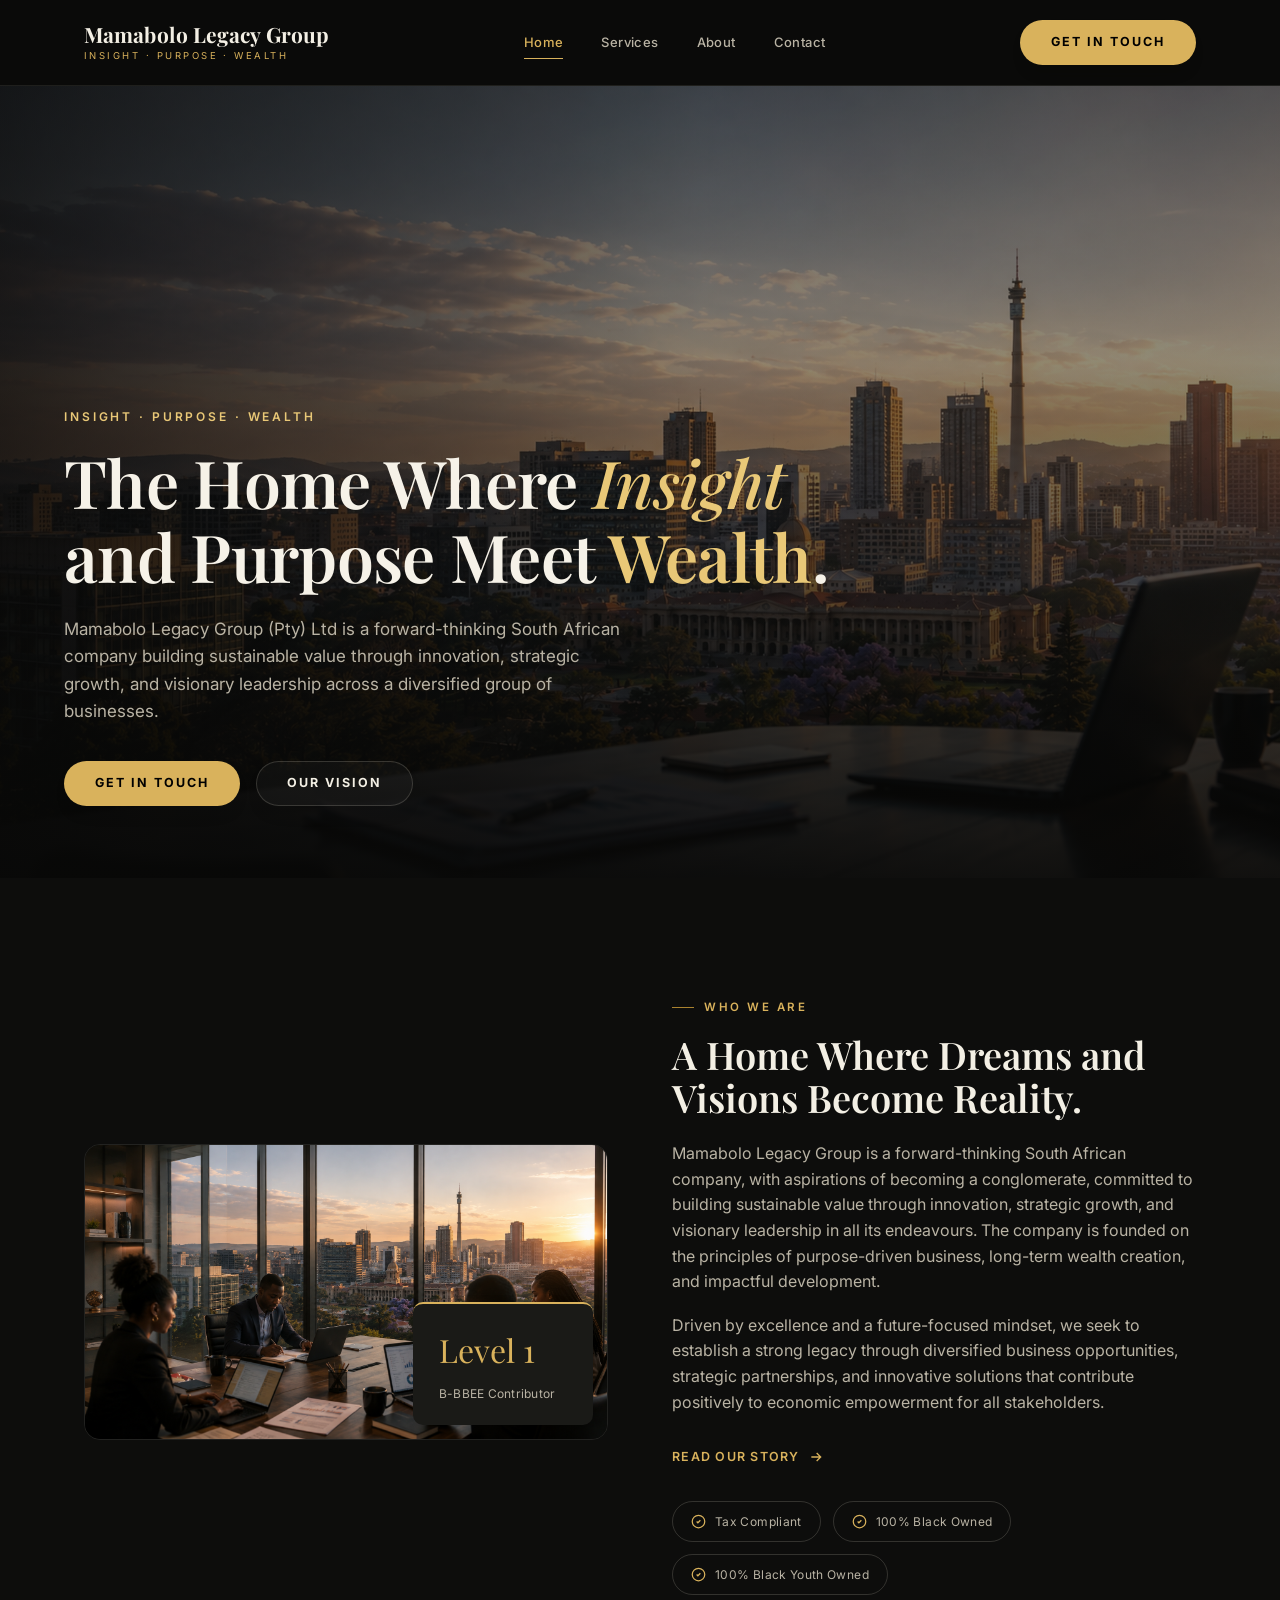
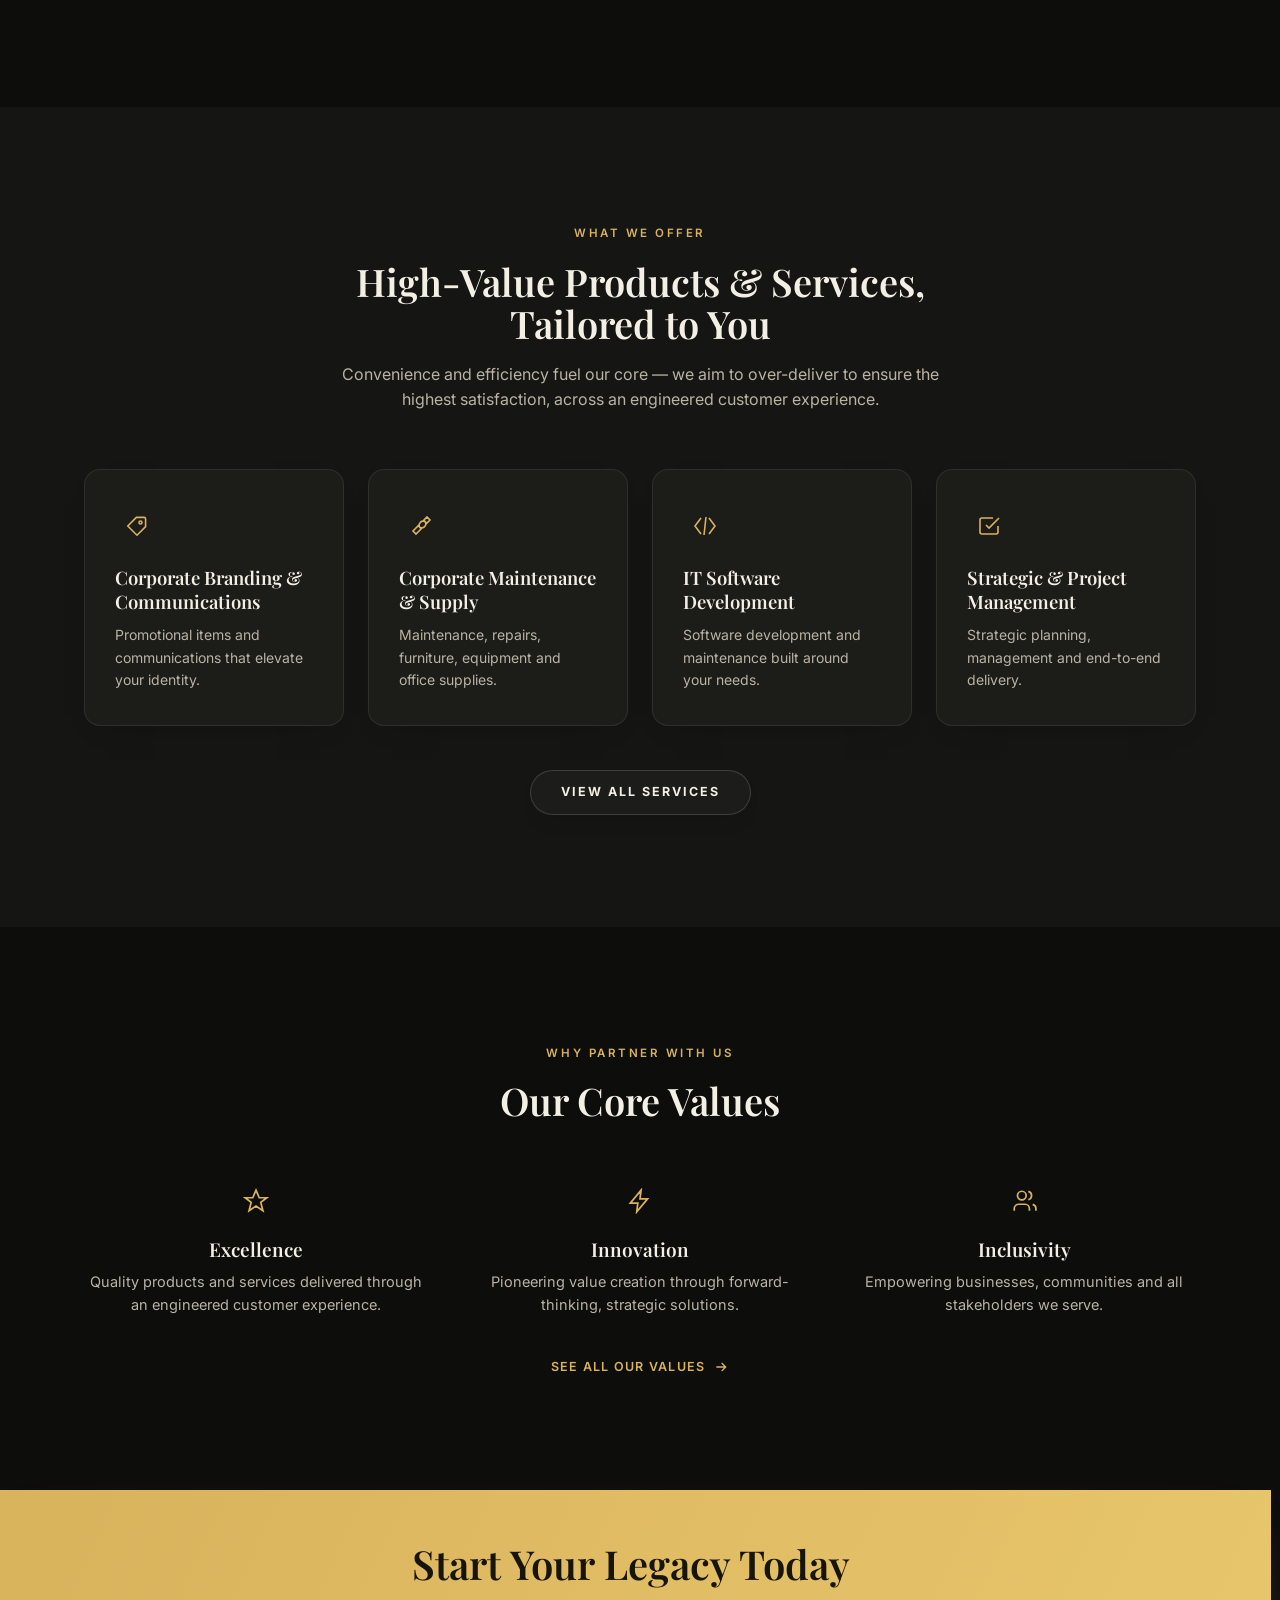
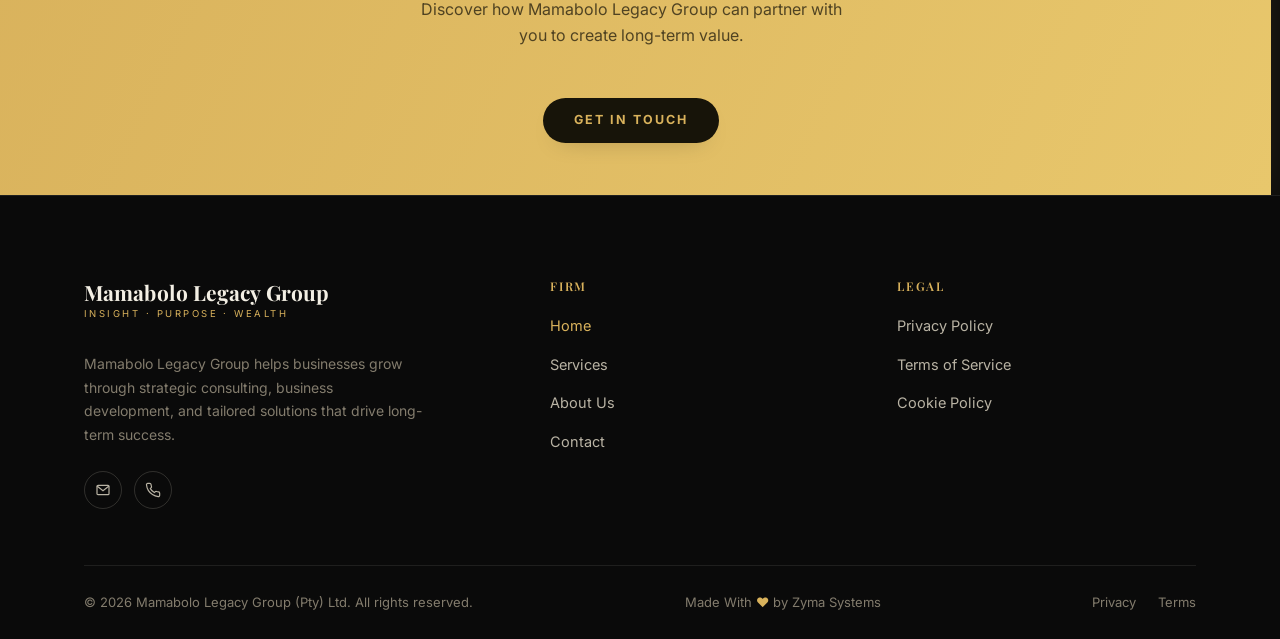
<file: index.html>
<!DOCTYPE html>
<html lang="en">
<head>
<meta charset="UTF-8">
<meta name="viewport" content="width=device-width, initial-scale=1.0">
<title>Mamabolo Legacy Group (Pty) Ltd — Insight | Purpose | Wealth</title>
<meta name="description" content="Mamabolo Legacy Group is a forward-thinking South African company building sustainable value through innovation, strategic growth and visionary leadership.">
<meta property="og:title" content="Mamabolo Legacy Group">
<meta property="og:description" content="Mamabolo Legacy Group is a forward-thinking South African company building sustainable value through innovation, strategic growth and visionary leadership.">
<meta property="og:image" content="https://mamabololegacygroup.co.za/images/Logo.png">
<meta property="og:image:width" content="1200">
<meta property="og:image:height" content="630">
<meta property="og:image:alt" content="Mamabolo Legacy Group logo">
<meta property="og:url" content="https://mamabololegacygroup.co.za/index.html">
<meta property="og:type" content="website">

<link rel="icon" href="images/favicon.ico" type="image/x-icon">
<link rel="apple-touch-icon" href="images/Logo.png">
<meta name="twitter:card" content="summary_large_image">
<meta name="twitter:title" content="Mamabolo Legacy Group">
<meta name="twitter:description" content="Mamabolo Legacy Group is a forward-thinking South African company building sustainable value through innovation, strategic growth and visionary leadership.">
<meta name="twitter:image" content="https://mamabololegacygroup.co.za/images/Logo.png">
<meta name="twitter:image:alt" content="Mamabolo Legacy Group logo">
<link rel="stylesheet" href="style.css">
</head>
<body>

<!-- ===================== HEADER ===================== -->
<header class="site-header">
  <div class="container header-inner">
    <a href="index.html" class="logo-mark">
      <span class="logo-stack">
        <span class="lg-name">Mamabolo Legacy Group</span>
        <span class="lg-tag">Insight &middot; Purpose &middot; Wealth</span>
      </span>
    </a>
    <nav class="nav-desktop">
      <a href="index.html" class="active">Home</a>
      <a href="services.html">Services</a>
      <a href="about.html">About</a>
      <a href="contact.html">Contact</a>
      <a href="contact.html" class="btn btn-gold">Get In Touch</a>
    </nav>
    <div class="header-right">
      <a href="contact.html" class="btn btn-gold">Get In Touch</a>
      <button class="nav-toggle" aria-label="Toggle menu"><span></span><span></span><span></span></button>
    </div>
  </div>
</header>

<!-- ===================== HERO ===================== -->
<section class="hero">
  <div class="hero-media" ></div>
  <div class="hero-content">
    <span class="hero-eyebrow">Insight &middot; Purpose &middot; Wealth</span>
    <h1>The Home Where <span class="italic">Insight</span> and Purpose Meet <span style="color:var(--gold-bright);">Wealth</span>.</h1>
    <p>Mamabolo Legacy Group (Pty) Ltd is a forward-thinking South African company building sustainable value through innovation, strategic growth, and visionary leadership across a diversified group of businesses.</p>
    <div class="hero-actions">
      <a href="contact.html" class="btn btn-gold">Get In Touch</a>
      <a href="about.html" class="btn btn-outline">Our Vision</a>
    </div>
  </div>
</section>

<!-- ===================== WHO WE ARE ===================== -->
<section class="section">
  <div class="container two-col">
    <div class="media-frame reveal">
      <img src="images/work.png" alt="Mamabolo Legacy Group team working together" >
      <div class="stat-badge">
        <span class="num">Level 1</span>
        <span class="label">B-BBEE Contributor</span>
      </div>
    </div>
    <div class="reveal">
      <span class="eyebrow">Who We Are</span>
      <h2 style="font-size:clamp(26px,3.4vw,38px); margin:18px 0 22px;">A Home Where Dreams and Visions Become Reality.</h2>
      <p style="color:var(--text-dim); margin-bottom:18px;">Mamabolo Legacy Group is a forward-thinking South African company, with aspirations of becoming a conglomerate, committed to building sustainable value through innovation, strategic growth, and visionary leadership in all its endeavours. The company is founded on the principles of purpose-driven business, long-term wealth creation, and impactful development.</p>
      <p style="color:var(--text-dim); margin-bottom:28px;">Driven by excellence and a future-focused mindset, we seek to establish a strong legacy through diversified business opportunities, strategic partnerships, and innovative solutions that contribute positively to economic empowerment for all stakeholders.</p>
      <a href="about.html" class="link-arrow">Read Our Story
        <svg width="16" height="16" viewBox="0 0 24 24" fill="none" stroke="currentColor" stroke-width="2"><path d="M5 12h14M13 6l6 6-6 6"/></svg>
      </a>
      <div class="compliance-strip">
        <div class="compliance-pill">
          <svg width="15" height="15" viewBox="0 0 24 24" fill="none" stroke="currentColor" stroke-width="2"><path d="M9 12l2 2 4-4"/><circle cx="12" cy="12" r="10"/></svg>
          Tax Compliant
        </div>
        <div class="compliance-pill">
          <svg width="15" height="15" viewBox="0 0 24 24" fill="none" stroke="currentColor" stroke-width="2"><path d="M9 12l2 2 4-4"/><circle cx="12" cy="12" r="10"/></svg>
          100% Black Owned
        </div>
        <div class="compliance-pill">
          <svg width="15" height="15" viewBox="0 0 24 24" fill="none" stroke="currentColor" stroke-width="2"><path d="M9 12l2 2 4-4"/><circle cx="12" cy="12" r="10"/></svg>
          100% Black Youth Owned
        </div>
      </div>
    </div>
  </div>
</section>

<!-- ===================== SERVICES PREVIEW ===================== -->
<section class="section section--alt">
  <div class="container">
    <div class="center-head reveal">
      <span class="eyebrow center">What We Offer</span>
      <h2 style="font-size:clamp(26px,3.6vw,38px); margin-top:16px;">High-Value Products &amp; Services, Tailored to You</h2>
      <p style="color:var(--text-dim); margin-top:16px;">Convenience and efficiency fuel our core — we aim to over-deliver to ensure the highest satisfaction, across an engineered customer experience.</p>
    </div>
    <div class="service-grid reveal">
      <a href="services.html" class="service-card">
        <div class="service-icon">
          <svg width="24" height="24" viewBox="0 0 24 24" fill="none" stroke="currentColor" stroke-width="1.6"><path d="M20.6 12.6L12 21.2 2.8 12 11.4 3.4H19a1.6 1.6 0 0 1 1.6 1.6v7.6z"/><circle cx="15.5" cy="8.5" r="1.5"/></svg>
        </div>
        <h3>Corporate Branding &amp; Communications</h3>
        <p>Promotional items and communications that elevate your identity.</p>
      </a>
      <a href="services.html" class="service-card">
        <div class="service-icon">
          <svg width="24" height="24" viewBox="0 0 24 24" fill="none" stroke="currentColor" stroke-width="1.6"><path d="M14.7 6.3a4 4 0 1 1-5.4 5.4L4 17l3 3 5.3-5.3a4 4 0 1 1 5.4-5.4L21 6l-3-3-3.3 3.3z"/></svg>
        </div>
        <h3>Corporate Maintenance &amp; Supply</h3>
        <p>Maintenance, repairs, furniture, equipment and office supplies.</p>
      </a>
      <a href="services.html" class="service-card">
        <div class="service-icon">
          <svg width="24" height="24" viewBox="0 0 24 24" fill="none" stroke="currentColor" stroke-width="1.6"><path d="M8 4L2 12l6 8M16 4l6 8-6 8M13 3l-2 18"/></svg>
        </div>
        <h3>IT Software Development</h3>
        <p>Software development and maintenance built around your needs.</p>
      </a>
      <a href="services.html" class="service-card">
        <div class="service-icon">
          <svg width="24" height="24" viewBox="0 0 24 24" fill="none" stroke="currentColor" stroke-width="1.6"><path d="M9 11l3 3L22 4M21 12v6a2 2 0 0 1-2 2H5a2 2 0 0 1-2-2V6a2 2 0 0 1 2-2h11"/></svg>
        </div>
        <h3>Strategic &amp; Project Management</h3>
        <p>Strategic planning, management and end-to-end delivery.</p>
      </a>
    </div>
    <div style="text-align:center; margin-top:44px;">
      <a href="services.html" class="btn btn-outline">View All Services</a>
    </div>
  </div>
</section>

<!-- ===================== WHY PARTNER WITH US ===================== -->
<section class="section">
  <div class="container">
    <div class="center-head reveal">
      <span class="eyebrow center">Why Partner With Us</span>
      <h2 style="font-size:clamp(26px,3.6vw,38px); margin-top:16px;">Our Core Values</h2>
    </div>
    <div class="value-grid reveal" style="grid-template-columns:repeat(3,1fr); text-align:center;">
      <div class="value-item" style="display:flex; flex-direction:column; align-items:center;">
        <div class="service-icon"><svg width="26" height="26" viewBox="0 0 24 24" fill="none" stroke="currentColor" stroke-width="1.6"><path d="M12 2l3 7h7l-5.6 4.3L18.4 21 12 16.6 5.6 21l1.9-7.7L2 9h7z"/></svg></div>
        <h3>Excellence</h3>
        <p>Quality products and services delivered through an engineered customer experience.</p>
      </div>
      <div class="value-item" style="display:flex; flex-direction:column; align-items:center;">
        <div class="service-icon"><svg width="26" height="26" viewBox="0 0 24 24" fill="none" stroke="currentColor" stroke-width="1.6"><path d="M13 2L3 14h7l-1 8 10-12h-7l1-8z"/></svg></div>
        <h3>Innovation</h3>
        <p>Pioneering value creation through forward-thinking, strategic solutions.</p>
      </div>
      <div class="value-item" style="display:flex; flex-direction:column; align-items:center;">
        <div class="service-icon"><svg width="26" height="26" viewBox="0 0 24 24" fill="none" stroke="currentColor" stroke-width="1.6"><path d="M17 21v-2a4 4 0 0 0-4-4H7a4 4 0 0 0-4 4v2M10 11a4 4 0 1 0 0-8 4 4 0 0 0 0 8zM23 21v-2a4 4 0 0 0-3-3.87M16 3.13A4 4 0 0 1 16 10.87"/></svg></div>
        <h3>Inclusivity</h3>
        <p>Empowering businesses, communities and all stakeholders we serve.</p>
      </div>
    </div>
    <div style="text-align:center; margin-top:36px;">
      <a href="about.html" class="link-arrow">See All Our Values
        <svg width="16" height="16" viewBox="0 0 24 24" fill="none" stroke="currentColor" stroke-width="2"><path d="M5 12h14M13 6l6 6-6 6"/></svg>
      </a>
    </div>
  </div>
</section>

<!-- ===================== CTA ===================== -->
<section class="section--tight cta-section">
  <div class="container">
    <div class="cta-band">
      <div>
        <h2>Start Your Legacy Today</h2>
        <p>Discover how Mamabolo Legacy Group can partner with you to create long-term value.</p>
      </div>
      <a href="contact.html" class="btn" style="background:var(--on-gold); color:var(--gold);">Get In Touch</a>
    </div>
  </div>
</section>

<!-- ===================== FOOTER ===================== -->
<footer class="site-footer">
  <div class="container">
    <div class="footer-top">
      <div class="footer-brand">
        <a href="index.html" class="logo-mark" style="margin-bottom:16px; display:inline-flex;">
          <span class="logo-stack"><span class="lg-name">Mamabolo Legacy Group</span><span class="lg-tag">Insight &middot; Purpose &middot; Wealth</span></span>
        </a>
        <p style="margin-top:16px;">Mamabolo Legacy Group helps businesses grow through strategic consulting, business development, and tailored solutions that drive long-term success.</p>
        <div class="footer-social">
          <a href="mailto:info@mamabololegacygroup.co.za" aria-label="Email"><svg width="16" height="16" viewBox="0 0 24 24" fill="none" stroke="currentColor" stroke-width="1.8"><rect x="3" y="5" width="18" height="14" rx="1.5"/><path d="M3 6l9 7 9-7"/></svg></a>
          <a href="tel:+27761829235" aria-label="Phone"><svg width="16" height="16" viewBox="0 0 24 24" fill="none" stroke="currentColor" stroke-width="1.8"><path d="M22 16.9v3a2 2 0 0 1-2.2 2 19.8 19.8 0 0 1-8.6-3 19.5 19.5 0 0 1-6-6 19.8 19.8 0 0 1-3-8.7A2 2 0 0 1 4.1 2h3a2 2 0 0 1 2 1.7c.1 1 .3 2 .6 2.9a2 2 0 0 1-.5 2.1L8 9.9a16 16 0 0 0 6 6l1.2-1.2a2 2 0 0 1 2.1-.5c.9.3 1.9.5 2.9.6a2 2 0 0 1 1.8 2.1z"/></svg></a>
        </div>
      </div>
      <div class="footer-col">
        <h4>Firm</h4>
        <ul>
          <li><a href="index.html" class="active">Home</a></li>
          <li><a href="services.html">Services</a></li>
          <li><a href="about.html">About Us</a></li>
          <li><a href="contact.html">Contact</a></li>
        </ul>
      </div>
      <div class="footer-col">
        <h4>Legal</h4>
        <ul>
          <li><a href="#privacy">Privacy Policy</a></li>
          <li><a href="#terms">Terms of Service</a></li>
          <li><a href="#cookies">Cookie Policy</a></li>
        </ul>
      </div>
    </div>
    <div class="footer-bottom">
      <p>© 2026 Mamabolo Legacy Group (Pty) Ltd. All rights reserved.</p>
      <p>Made With <span style="color:var(--gold);">♥</span> by <a href="https://zyma.co.za" target="_blank" rel="noopener noreferrer">Zyma Systems</a></p>
      <div class="footer-bottom-links">
        <a href="#privacy">Privacy</a>
        <a href="#terms">Terms</a>
      </div>
    </div>
  </div>
</footer>

<script src="script.js"></script>
</body>
</html>
</file>
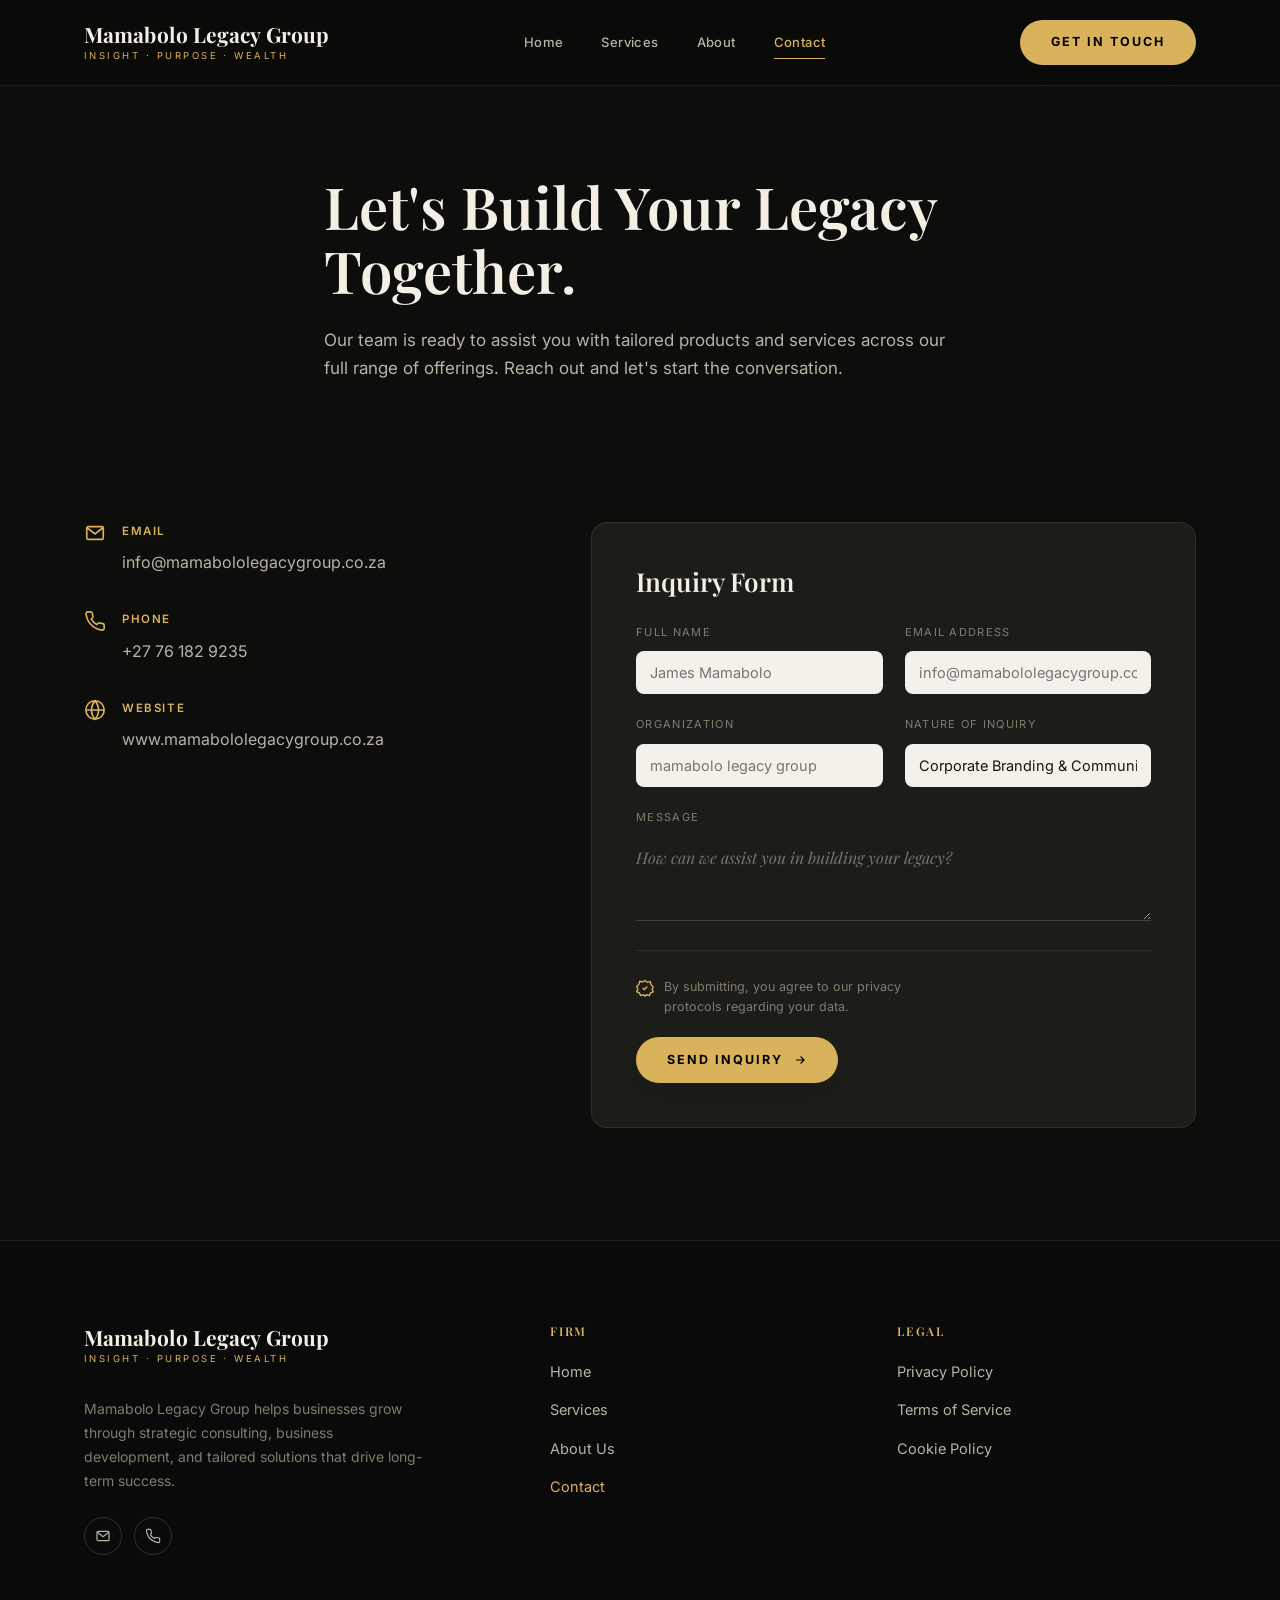
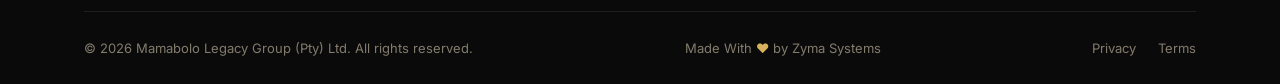
<file: contact.html>
<!DOCTYPE html>
<html lang="en">
<head>
<meta charset="UTF-8">
<meta name="viewport" content="width=device-width, initial-scale=1.0">
<title>Contact — Mamabolo Legacy Group (Pty) Ltd</title>
<meta name="description" content="Get in touch with Mamabolo Legacy Group call +27 76 182 9235 / email info@mamabololegacygroup.co.za.">
<meta property="og:title" content="Mamabolo Legacy Group">
<meta property="og:description" content="Mamabolo Legacy Group is a forward-thinking South African company building sustainable value through innovation, strategic growth and visionary leadership.">
<meta property="og:image" content="https://mamabololegacygroup.co.za/images/Logo.png">
<meta property="og:image:width" content="1200">
<meta property="og:image:height" content="630">
<meta property="og:image:alt" content="Mamabolo Legacy Group logo">
<meta property="og:url" content="https://mamabololegacygroup.co.za/contact.html">
<meta property="og:type" content="website">

<link rel="icon" href="images/favicon.ico" type="image/x-icon">
<link rel="apple-touch-icon" href="images/Logo.png">
<meta name="twitter:card" content="summary_large_image">
<meta name="twitter:title" content="Mamabolo Legacy Group">
<meta name="twitter:description" content="Mamabolo Legacy Group is a forward-thinking South African company building sustainable value through innovation, strategic growth and visionary leadership.">
<meta name="twitter:image" content="https://mamabololegacygroup.co.za/images/Logo.png">
<meta name="twitter:image:alt" content="Mamabolo Legacy Group logo">
<link rel="stylesheet" href="style.css">
</head>
<body>

<!-- ===================== HEADER ===================== -->
<header class="site-header">
  <div class="container header-inner">
    <a href="index.html" class="logo-mark">
      <span class="logo-stack"><span class="lg-name">Mamabolo Legacy Group</span><span class="lg-tag">Insight &middot; Purpose &middot; Wealth</span></span>
    </a>
    <nav class="nav-desktop">
      <a href="index.html">Home</a>
      <a href="services.html">Services</a>
      <a href="about.html">About</a>
      <a href="contact.html" class="active">Contact</a>
      <a href="contact.html" class="btn btn-gold">Get In Touch</a>
    </nav>
    <div class="header-right">
      <a href="contact.html" class="btn btn-gold">Get In Touch</a>
      <button class="nav-toggle" aria-label="Toggle menu"><span></span><span></span><span></span></button>
    </div>
  </div>
</header>

<!-- ===================== HERO / INTRO ===================== -->
<section class="section--tight" style="padding-top:88px;">
  <div class="container" style="max-width:760px;">
    <h1 style="font-size:clamp(34px,5.4vw,58px); margin-bottom:24px;">Let's Build Your Legacy Together.</h1>
    <p style="color:var(--text-dim); font-size:17px;">Our team is ready to assist you with tailored products and services across our full range of offerings. Reach out and let's start the conversation.</p>
  </div>
</section>

<!-- ===================== CONTACT GRID ===================== -->
<section class="section contact-section" style="padding-top:56px;">
  <div class="container contact-grid">

    <!-- left: details -->
    <div class="reveal contact-details">
      

      <div style="display:flex; gap:16px;">
        <div style="color:var(--gold); flex-shrink:0;">
          <svg width="22" height="22" viewBox="0 0 24 24" fill="none" stroke="currentColor" stroke-width="1.8"><rect x="3" y="5" width="18" height="14" rx="1.5"/><path d="M3 6l9 7 9-7"/></svg>
        </div>
        <div>
          <div style="font-size:11.5px; letter-spacing:.14em; text-transform:uppercase; color:var(--gold); margin-bottom:8px; font-weight:600;">Email</div>
          <p style="color:var(--text-dim); line-height:1.75;">info@mamabololegacygroup.co.za</p>
        </div>
      </div>
      <div style="display:flex; gap:16px;">
        <div style="color:var(--gold); flex-shrink:0;">
          <svg width="22" height="22" viewBox="0 0 24 24" fill="none" stroke="currentColor" stroke-width="1.8"><path d="M22 16.9v3a2 2 0 0 1-2.2 2 19.8 19.8 0 0 1-8.6-3 19.5 19.5 0 0 1-6-6 19.8 19.8 0 0 1-3-8.7A2 2 0 0 1 4.1 2h3a2 2 0 0 1 2 1.7c.1 1 .3 2 .6 2.9a2 2 0 0 1-.5 2.1L8 9.9a16 16 0 0 0 6 6l1.2-1.2a2 2 0 0 1 2.1-.5c.9.3 1.9.5 2.9.6a2 2 0 0 1 1.8 2.1z"/></svg>
        </div>
        <div>
          <div style="font-size:11.5px; letter-spacing:.14em; text-transform:uppercase; color:var(--gold); margin-bottom:8px; font-weight:600;">Phone</div>
          <p style="color:var(--text-dim); line-height:1.75;">+27 76 182 9235</p>
        </div>
      </div>
      <div style="display:flex; gap:16px;">
        <div style="color:var(--gold); flex-shrink:0;">
          <svg width="22" height="22" viewBox="0 0 24 24" fill="none" stroke="currentColor" stroke-width="1.8"><circle cx="12" cy="12" r="10"/><path d="M2 12h20M12 2a15 15 0 0 1 0 20 15 15 0 0 1 0-20z"/></svg>
        </div>
        <div>
          <div style="font-size:11.5px; letter-spacing:.14em; text-transform:uppercase; color:var(--gold); margin-bottom:8px; font-weight:600;">Website</div>
          <p style="color:var(--text-dim); line-height:1.75;">www.mamabololegacygroup.co.za</p>
        </div>
      </div>

      </div>

    <!-- right: form -->
    <div class="reveal contact-form-card">
      <h2 style="font-size:26px; margin-bottom:28px;">Inquiry Form</h2>
      <form data-inquiry-form>
        <div class="contact-form-grid">
          <div>
            <label for="fullname" style="display:block; font-size:11px; letter-spacing:.12em; text-transform:uppercase; color:var(--text-mute); margin-bottom:10px;">Full Name</label>
            <input id="fullname" name="fullname" type="text" placeholder="James Mamabolo" required
              style="width:100%; background:#f4f1ea; color:#171612; border:none; border-radius:8px; padding:13px 14px; font-family:var(--sans); font-size:14.5px;">
          </div>
          <div>
            <label for="email" style="display:block; font-size:11px; letter-spacing:.12em; text-transform:uppercase; color:var(--text-mute); margin-bottom:10px;">Email Address</label>
            <input id="email" name="email" type="email" placeholder="info@mamabololegacygroup.co.za" required
              style="width:100%; background:#f4f1ea; color:#171612; border:none; border-radius:8px; padding:13px 14px; font-family:var(--sans); font-size:14.5px;">
          </div>
        </div>
        <div class="contact-form-grid">
          <div>
            <label for="org" style="display:block; font-size:11px; letter-spacing:.12em; text-transform:uppercase; color:var(--text-mute); margin-bottom:10px;">Organization</label>
            <input id="org" name="org" type="text" placeholder="mamabolo legacy group"
              style="width:100%; background:#f4f1ea; color:#171612; border:none; border-radius:8px; padding:13px 14px; font-family:var(--sans); font-size:14.5px;">
          </div>
          <div>
            <label for="inquiry" style="display:block; font-size:11px; letter-spacing:.12em; text-transform:uppercase; color:var(--text-mute); margin-bottom:10px;">Nature of Inquiry</label>
            <select id="inquiry" name="inquiry"
              style="width:100%; background:#f4f1ea; color:#171612; border:none; border-radius:8px; padding:13px 14px; font-family:var(--sans); font-size:14.5px; appearance:none;">
              <option>Corporate Branding &amp; Communications</option>
              <option>Corporate Maintenance &amp; Supply</option>
              <option>Furniture, Equipment &amp; Office Supplies</option>
              <option>Professional Cleaning &amp; Domestic Services</option>
              <option>IT Software Development &amp; Maintenance</option>
              <option>Strategic Planning &amp; Management</option>
              <option>Project Management</option>
              <option>Catering &amp; Consumables</option>
              <option>General Inquiry</option>
            </select>
          </div>
        </div>
        <div style="margin-bottom:22px;">
          <label for="message" style="display:block; font-size:11px; letter-spacing:.12em; text-transform:uppercase; color:var(--text-mute); margin-bottom:10px;">Message</label>
          <textarea id="message" name="message" rows="3" placeholder="How can we assist you in building your legacy?"
            style="width:100%; background:transparent; color:var(--text); border:none; border-bottom:1px solid var(--line-strong); padding:10px 0; font-family:var(--serif); font-size:16px; resize:vertical; font-style:italic;"></textarea>
        </div>
        <div style="border-top:1px solid var(--line); margin-top:12px; padding-top:26px; display:flex; justify-content:space-between; align-items:center; gap:20px; flex-wrap:wrap;">
          <div style="display:flex; gap:10px; align-items:flex-start; max-width:320px;">
            <svg width="18" height="18" viewBox="0 0 24 24" fill="none" stroke="currentColor" stroke-width="1.8" style="color:var(--gold); flex-shrink:0; margin-top:2px;"><path d="M12 2l3 2.5 4-1 1 4 3 3-1.5 3.5L23 17l-3.5 1.5L18 22l-4-1-2 2-2-2-4 1-1.5-3.5L1 17l1.5-3.5L1 10l3-3 1-4 4 1z"/><path d="M9 12l2 2 4-4"/></svg>
            <p style="font-size:12.5px; color:var(--text-mute);">By submitting, you agree to our privacy protocols regarding your data.</p>
          </div>
          <button type="submit" class="btn btn-gold">Send Inquiry
            <svg width="14" height="14" viewBox="0 0 24 24" fill="none" stroke="currentColor" stroke-width="2"><path d="M5 12h14M13 6l6 6-6 6"/></svg>
          </button>
        </div>
      </form>
    </div>
  </div>
</section>

<!-- ===================== FOOTER ===================== -->
<footer class="site-footer">
  <div class="container">
    <div class="footer-top">
      <div class="footer-brand">
        <a href="index.html" class="logo-mark" style="margin-bottom:16px; display:inline-flex;">
          <span class="logo-stack"><span class="lg-name">Mamabolo Legacy Group</span><span class="lg-tag">Insight &middot; Purpose &middot; Wealth</span></span>
        </a>
        <p style="margin-top:16px;">Mamabolo Legacy Group helps businesses grow through strategic consulting, business development, and tailored solutions that drive long-term success.</p>
        <div class="footer-social">
          <a href="mailto:info@mamabololegacygroup.co.za" aria-label="Email"><svg width="16" height="16" viewBox="0 0 24 24" fill="none" stroke="currentColor" stroke-width="1.8"><rect x="3" y="5" width="18" height="14" rx="1.5"/><path d="M3 6l9 7 9-7"/></svg></a>
          <a href="tel:+27761829235" aria-label="Phone"><svg width="16" height="16" viewBox="0 0 24 24" fill="none" stroke="currentColor" stroke-width="1.8"><path d="M22 16.9v3a2 2 0 0 1-2.2 2 19.8 19.8 0 0 1-8.6-3 19.5 19.5 0 0 1-6-6 19.8 19.8 0 0 1-3-8.7A2 2 0 0 1 4.1 2h3a2 2 0 0 1 2 1.7c.1 1 .3 2 .6 2.9a2 2 0 0 1-.5 2.1L8 9.9a16 16 0 0 0 6 6l1.2-1.2a2 2 0 0 1 2.1-.5c.9.3 1.9.5 2.9.6a2 2 0 0 1 1.8 2.1z"/></svg></a>
        </div>
      </div>
      <div class="footer-col">
        <h4>Firm</h4>
        <ul>
          <li><a href="index.html">Home</a></li>
          <li><a href="services.html">Services</a></li>
          <li><a href="about.html">About Us</a></li>
          <li><a href="contact.html" class="active">Contact</a></li>
        </ul>
      </div>
      <div class="footer-col">
        <h4>Legal</h4>
        <ul>
          <li><a href="#privacy">Privacy Policy</a></li>
          <li><a href="#terms">Terms of Service</a></li>
          <li><a href="#cookies">Cookie Policy</a></li>
        </ul>
      </div>
    </div>
    <div class="footer-bottom">
      <p>© 2026 Mamabolo Legacy Group (Pty) Ltd. All rights reserved.</p>
      <p>Made With <span style="color:var(--gold);">♥</span> by <a href="https://zyma.co.za" target="_blank" rel="noopener noreferrer">Zyma Systems</a></p>
      <div class="footer-bottom-links">
        <a href="#privacy">Privacy</a>
        <a href="#terms">Terms</a>
      </div>
    </div>
  </div>
</footer>

<script src="script.js"></script>
</body>
</html>
</file>
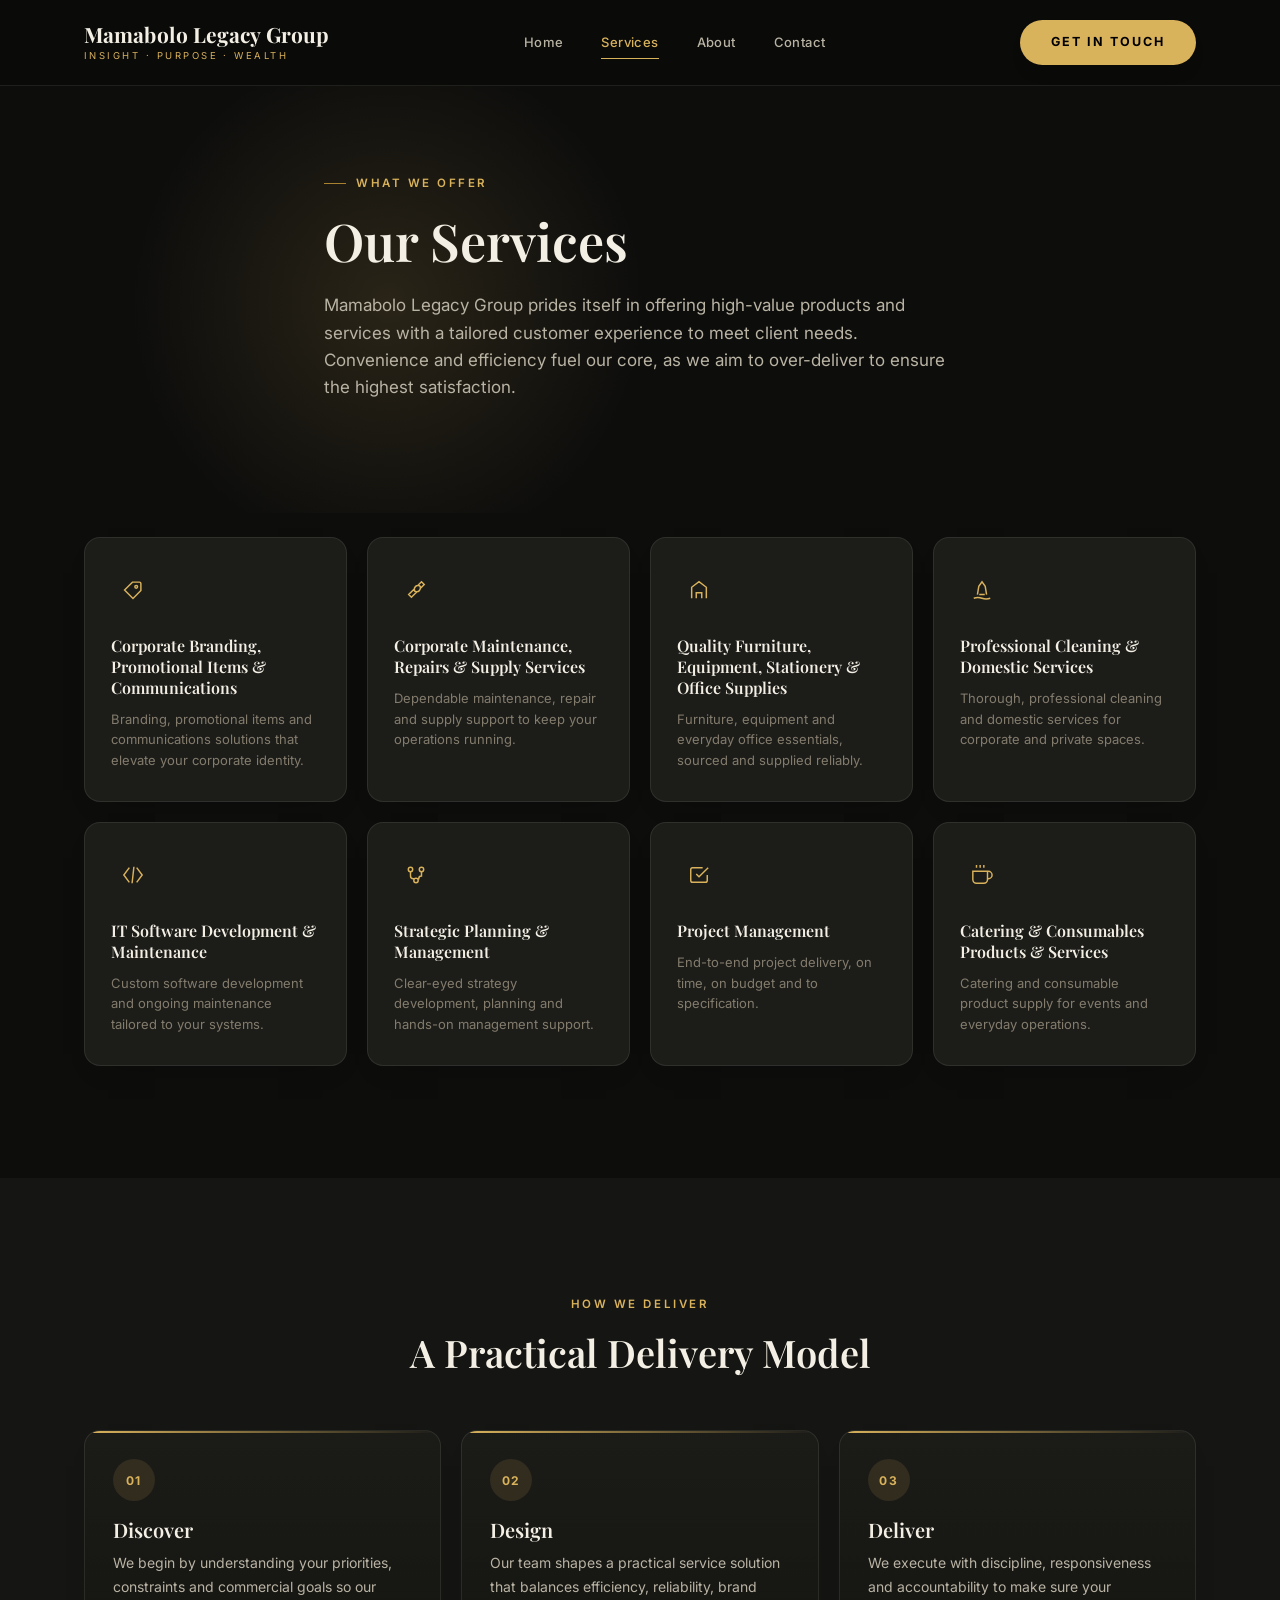
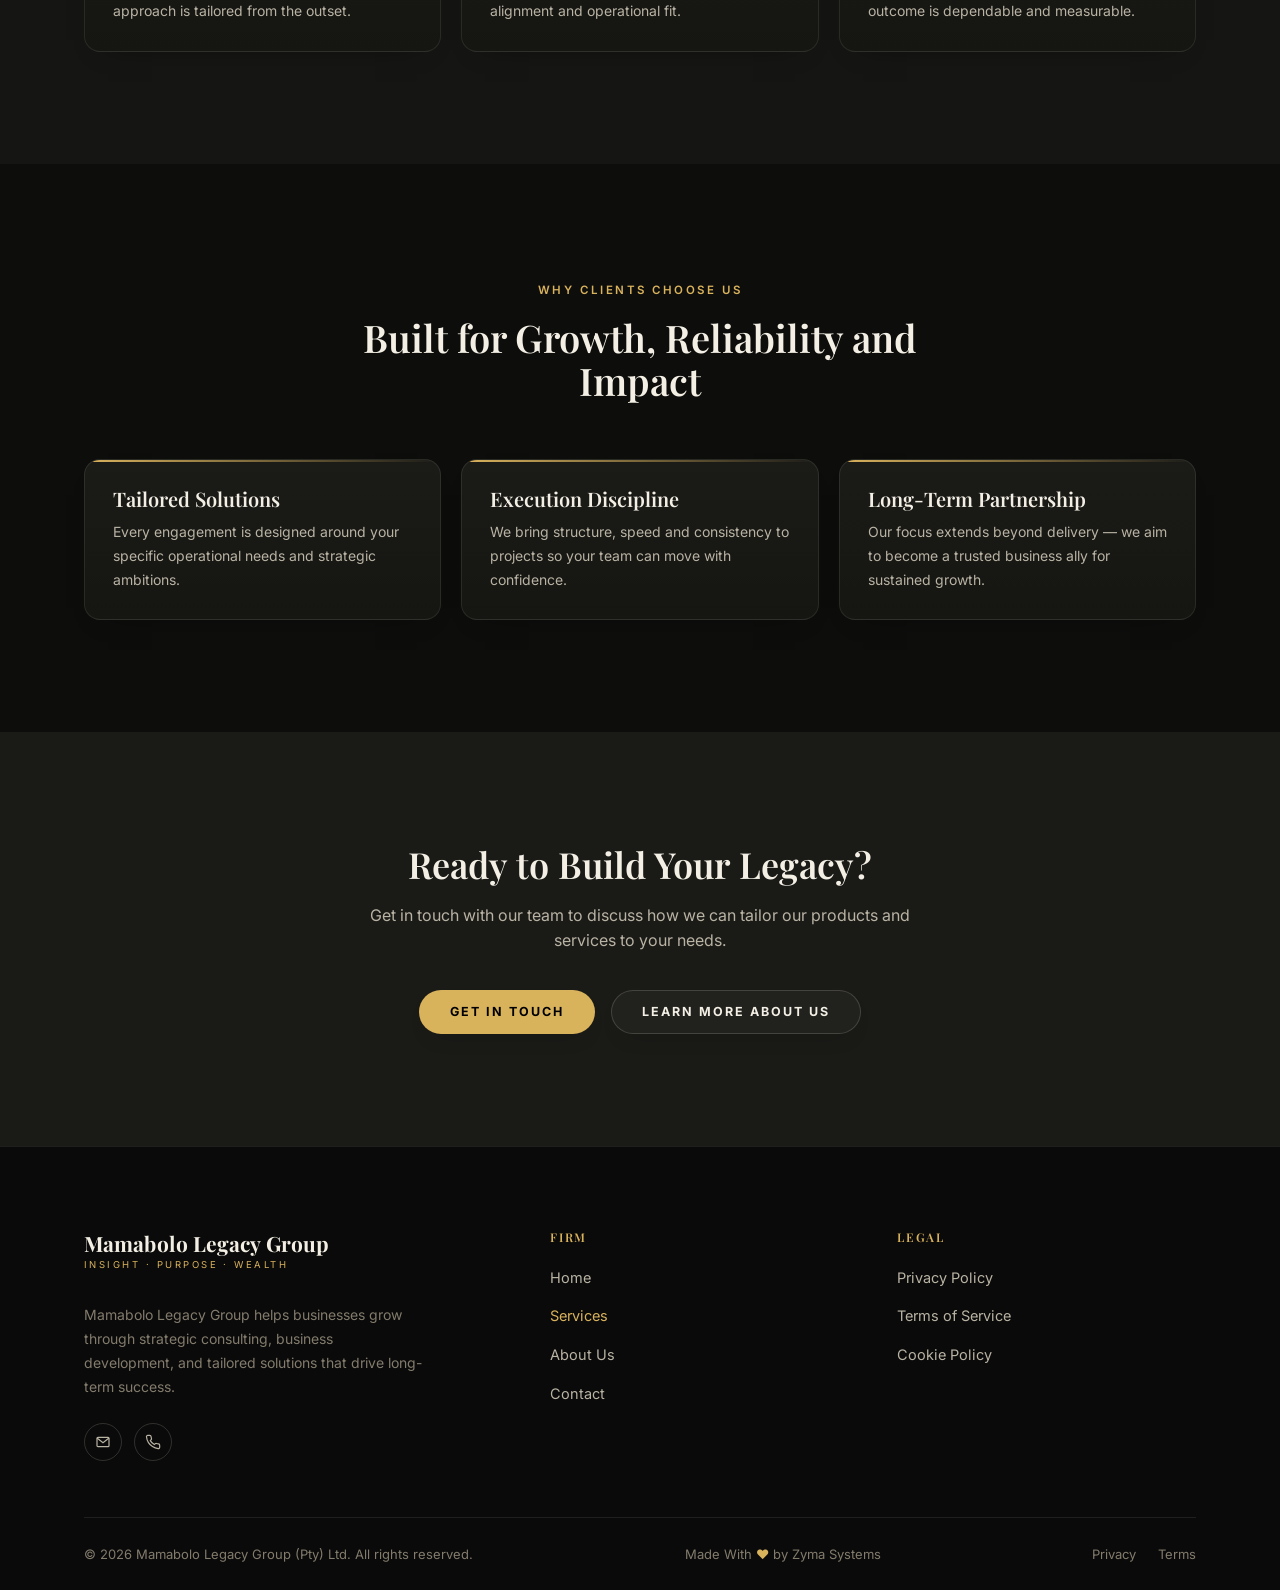
<file: services.html>
<!DOCTYPE html>
<html lang="en">
<head>
<meta charset="UTF-8">
<meta name="viewport" content="width=device-width, initial-scale=1.0">
<title>Services — Mamabolo Legacy Group (Pty) Ltd</title>
<meta name="description" content="Corporate branding, maintenance and supply, IT software development, strategic planning, project management, cleaning and catering services from Mamabolo Legacy Group.">
<meta property="og:title" content="Mamabolo Legacy Group">
<meta property="og:description" content="Mamabolo Legacy Group is a forward-thinking South African company building sustainable value through innovation, strategic growth and visionary leadership.">
<meta property="og:image" content="https://mamabololegacygroup.co.za/images/Logo.png">
<meta property="og:image:width" content="1200">
<meta property="og:image:height" content="630">
<meta property="og:image:alt" content="Mamabolo Legacy Group logo">
<meta property="og:url" content="https://mamabololegacygroup.co.za/services.html">
<meta property="og:type" content="website">

<link rel="icon" href="images/favicon.ico" type="image/x-icon">
<link rel="apple-touch-icon" href="images/Logo.png">
<meta name="twitter:card" content="summary_large_image">
<meta name="twitter:title" content="Mamabolo Legacy Group">
<meta name="twitter:description" content="Mamabolo Legacy Group is a forward-thinking South African company building sustainable value through innovation, strategic growth and visionary leadership.">
<meta name="twitter:image" content="https://mamabololegacygroup.co.za/images/Logo.png">
<meta name="twitter:image:alt" content="Mamabolo Legacy Group logo">
<link rel="stylesheet" href="style.css">
</head>
<body>

<!-- ===================== HEADER ===================== -->
<header class="site-header">
  <div class="container header-inner">
    <a href="index.html" class="logo-mark">
      <span class="logo-stack"><span class="lg-name">Mamabolo Legacy Group</span><span class="lg-tag">Insight &middot; Purpose &middot; Wealth</span></span>
    </a>
    <nav class="nav-desktop">
      <a href="index.html">Home</a>
      <a href="services.html" class="active">Services</a>
      <a href="about.html">About</a>
      <a href="contact.html">Contact</a>
      <a href="contact.html" class="btn btn-gold">Get In Touch</a>
    </nav>
    <div class="header-right">
      <a href="contact.html" class="btn btn-gold">Get In Touch</a>
      <button class="nav-toggle" aria-label="Toggle menu"><span></span><span></span><span></span></button>
    </div>
  </div>
</header>

<!-- ===================== HERO ===================== -->
<section class="section" style="padding-top:80px; position:relative; overflow:hidden;">
  <div style="position:absolute; top:-10%; left:10%; width:520px; height:520px; background:radial-gradient(circle, rgba(217,178,92,.14), transparent 70%); pointer-events:none;"></div>
  <div class="container" style="position:relative; max-width:760px;">
    <span class="eyebrow">What We Offer</span>
    <h1 style="font-size:clamp(34px,5vw,52px); margin:20px 0 22px;">Our Services</h1>
    <p style="color:var(--text-dim); font-size:17px;">Mamabolo Legacy Group prides itself in offering high-value products and services with a tailored customer experience to meet client needs. Convenience and efficiency fuel our core, as we aim to over-deliver to ensure the highest satisfaction.</p>
  </div>
</section>

<!-- ===================== OFFERINGS GRID ===================== -->
<section class="section" style="padding-top:24px;">
  <div class="container">
    <div class="offer-grid reveal">
      <div class="offer-card">
        <div class="service-icon">
          <svg width="22" height="22" viewBox="0 0 24 24" fill="none" stroke="currentColor" stroke-width="1.6"><path d="M20.6 12.6L12 21.2 2.8 12 11.4 3.4H19a1.6 1.6 0 0 1 1.6 1.6v7.6z"/><circle cx="15.5" cy="8.5" r="1.5"/></svg>
        </div>
        <h3>Corporate Branding, Promotional Items &amp; Communications</h3>
        <p>Branding, promotional items and communications solutions that elevate your corporate identity.</p>
      </div>
      <div class="offer-card">
        <div class="service-icon">
          <svg width="22" height="22" viewBox="0 0 24 24" fill="none" stroke="currentColor" stroke-width="1.6"><path d="M14.7 6.3a4 4 0 1 1-5.4 5.4L4 17l3 3 5.3-5.3a4 4 0 1 1 5.4-5.4L21 6l-3-3-3.3 3.3z"/></svg>
        </div>
        <h3>Corporate Maintenance, Repairs &amp; Supply Services</h3>
        <p>Dependable maintenance, repair and supply support to keep your operations running.</p>
      </div>
      <div class="offer-card">
        <div class="service-icon">
          <svg width="22" height="22" viewBox="0 0 24 24" fill="none" stroke="currentColor" stroke-width="1.6"><path d="M4 21V9l8-6 8 6v12M9 21v-6h6v6M9 12h.01M15 12h.01"/></svg>
        </div>
        <h3>Quality Furniture, Equipment, Stationery &amp; Office Supplies</h3>
        <p>Furniture, equipment and everyday office essentials, sourced and supplied reliably.</p>
      </div>
      <div class="offer-card">
        <div class="service-icon">
          <svg width="22" height="22" viewBox="0 0 24 24" fill="none" stroke="currentColor" stroke-width="1.6"><path d="M3 21c3-1 6-1 9 0s6 1 9 0M7 17l1.5-9L12 3l3.5 5L17 17M9 17h6"/></svg>
        </div>
        <h3>Professional Cleaning &amp; Domestic Services</h3>
        <p>Thorough, professional cleaning and domestic services for corporate and private spaces.</p>
      </div>
      <div class="offer-card">
        <div class="service-icon">
          <svg width="22" height="22" viewBox="0 0 24 24" fill="none" stroke="currentColor" stroke-width="1.6"><path d="M8 4L2 12l6 8M16 4l6 8-6 8M13 3l-2 18"/></svg>
        </div>
        <h3>IT Software Development &amp; Maintenance</h3>
        <p>Custom software development and ongoing maintenance tailored to your systems.</p>
      </div>
      <div class="offer-card">
        <div class="service-icon">
          <svg width="22" height="22" viewBox="0 0 24 24" fill="none" stroke="currentColor" stroke-width="1.6"><circle cx="6" cy="6" r="2.4"/><circle cx="18" cy="6" r="2.4"/><circle cx="12" cy="18" r="2.4"/><path d="M6 8.4V13a3 3 0 0 0 3 3h1M18 8.4V13a3 3 0 0 0-3 3h-1"/></svg>
        </div>
        <h3>Strategic Planning &amp; Management</h3>
        <p>Clear-eyed strategy development, planning and hands-on management support.</p>
      </div>
      <div class="offer-card">
        <div class="service-icon">
          <svg width="22" height="22" viewBox="0 0 24 24" fill="none" stroke="currentColor" stroke-width="1.6"><path d="M9 11l3 3L22 4M21 12v6a2 2 0 0 1-2 2H5a2 2 0 0 1-2-2V6a2 2 0 0 1 2-2h11"/></svg>
        </div>
        <h3>Project Management</h3>
        <p>End-to-end project delivery, on time, on budget and to specification.</p>
      </div>
      <div class="offer-card">
        <div class="service-icon">
          <svg width="22" height="22" viewBox="0 0 24 24" fill="none" stroke="currentColor" stroke-width="1.6"><path d="M18 8h1a4 4 0 0 1 0 8h-1M2 8h16v9a4 4 0 0 1-4 4H6a4 4 0 0 1-4-4V8zM6 1v3M10 1v3M14 1v3"/></svg>
        </div>
        <h3>Catering &amp; Consumables Products &amp; Services</h3>
        <p>Catering and consumable product supply for events and everyday operations.</p>
      </div>
    </div>
  </div>
</section>

<!-- ===================== HOW WE DELIVER ===================== -->
<section class="section section--alt">
  <div class="container">
    <div class="center-head reveal">
      <span class="eyebrow center">How We Deliver</span>
      <h2 style="font-size:clamp(26px,3.4vw,38px); margin-top:16px;">A Practical Delivery Model</h2>
    </div>
    <div class="service-steps reveal">
      <div class="service-step">
        <span>01</span>
        <h3>Discover</h3>
        <p>We begin by understanding your priorities, constraints and commercial goals so our approach is tailored from the outset.</p>
      </div>
      <div class="service-step">
        <span>02</span>
        <h3>Design</h3>
        <p>Our team shapes a practical service solution that balances efficiency, reliability, brand alignment and operational fit.</p>
      </div>
      <div class="service-step">
        <span>03</span>
        <h3>Deliver</h3>
        <p>We execute with discipline, responsiveness and accountability to make sure your outcome is dependable and measurable.</p>
      </div>
    </div>
  </div>
</section>

<!-- ===================== WHY CHOOSE US ===================== -->
<section class="section">
  <div class="container">
    <div class="center-head reveal">
      <span class="eyebrow center">Why Clients Choose Us</span>
      <h2 style="font-size:clamp(26px,3.4vw,38px); margin-top:16px;">Built for Growth, Reliability and Impact</h2>
    </div>
    <div class="promise-grid reveal">
      <div class="promise-item">
        <h3>Tailored Solutions</h3>
        <p>Every engagement is designed around your specific operational needs and strategic ambitions.</p>
      </div>
      <div class="promise-item">
        <h3>Execution Discipline</h3>
        <p>We bring structure, speed and consistency to projects so your team can move with confidence.</p>
      </div>
      <div class="promise-item">
        <h3>Long-Term Partnership</h3>
        <p>Our focus extends beyond delivery — we aim to become a trusted business ally for sustained growth.</p>
      </div>
    </div>
  </div>
</section>

<!-- ===================== CTA ===================== -->
<section class="section" style="text-align:center; background:var(--bg-alt-2);">
  <div class="container" style="max-width:680px;">
    <h2 style="font-size:clamp(26px,3.4vw,36px); margin-bottom:18px;">Ready to Build Your Legacy?</h2>
    <p style="color:var(--text-dim); margin-bottom:36px;">Get in touch with our team to discuss how we can tailor our products and services to your needs.</p>
    <div style="display:flex; gap:16px; justify-content:center; flex-wrap:wrap;">
      <a href="contact.html" class="btn btn-gold">Get In Touch</a>
      <a href="about.html" class="btn btn-outline">Learn More About Us</a>
    </div>
  </div>
</section>

<!-- ===================== FOOTER ===================== -->
<footer class="site-footer">
  <div class="container">
    <div class="footer-top">
      <div class="footer-brand">
        <a href="index.html" class="logo-mark" style="margin-bottom:16px; display:inline-flex;">
          <span class="logo-stack"><span class="lg-name">Mamabolo Legacy Group</span><span class="lg-tag">Insight &middot; Purpose &middot; Wealth</span></span>
        </a>
        <p style="margin-top:16px;">Mamabolo Legacy Group helps businesses grow through strategic consulting, business development, and tailored solutions that drive long-term success.</p>
        <div class="footer-social">
          <a href="mailto:info@mamabololegacygroup.co.za" aria-label="Email"><svg width="16" height="16" viewBox="0 0 24 24" fill="none" stroke="currentColor" stroke-width="1.8"><rect x="3" y="5" width="18" height="14" rx="1.5"/><path d="M3 6l9 7 9-7"/></svg></a>
          <a href="tel:+27761829235" aria-label="Phone"><svg width="16" height="16" viewBox="0 0 24 24" fill="none" stroke="currentColor" stroke-width="1.8"><path d="M22 16.9v3a2 2 0 0 1-2.2 2 19.8 19.8 0 0 1-8.6-3 19.5 19.5 0 0 1-6-6 19.8 19.8 0 0 1-3-8.7A2 2 0 0 1 4.1 2h3a2 2 0 0 1 2 1.7c.1 1 .3 2 .6 2.9a2 2 0 0 1-.5 2.1L8 9.9a16 16 0 0 0 6 6l1.2-1.2a2 2 0 0 1 2.1-.5c.9.3 1.9.5 2.9.6a2 2 0 0 1 1.8 2.1z"/></svg></a>
        </div>
      </div>
      <div class="footer-col">
        <h4>Firm</h4>
        <ul>
          <li><a href="index.html">Home</a></li>
          <li><a href="services.html" class="active">Services</a></li>
          <li><a href="about.html">About Us</a></li>
          <li><a href="contact.html">Contact</a></li>
        </ul>
      </div>
      <div class="footer-col">
        <h4>Legal</h4>
        <ul>
          <li><a href="#privacy">Privacy Policy</a></li>
          <li><a href="#terms">Terms of Service</a></li>
          <li><a href="#cookies">Cookie Policy</a></li>
        </ul>
      </div>
    </div>
    <div class="footer-bottom">
      <p>© 2026 Mamabolo Legacy Group (Pty) Ltd. All rights reserved.</p>
      <p>Made With <span style="color:var(--gold);">♥</span> by <a href="https://zyma.co.za" target="_blank" rel="noopener noreferrer">Zyma Systems</a></p>
      <div class="footer-bottom-links">
        <a href="#privacy">Privacy</a>
        <a href="#terms">Terms</a>
      </div>
    </div>
  </div>
</footer>

<script src="script.js"></script>
</body>
</html>
</file>
<file: style.css>
/* ============================================================
   Mamabolo Legacy Group (Pty) Ltd — Design System
   ============================================================ */

@import url('https://fonts.googleapis.com/css2?family=Playfair+Display:ital,wght@0,500;0,600;0,700;1,500;1,600&family=Inter:wght@300;400;500;600;700&display=swap');

:root{
  --black: #0a0a0a;
  --bg: #0d0d0c;
  --bg-alt: #151513;
  --bg-alt-2: #1a1a17;
  --card: #1c1c19;
  --card-2: #202019;
  --line: rgba(245,240,225,0.09);
  --line-strong: rgba(245,240,225,0.16);
  --text: #f3efe4;
  --text-dim: #b9b3a4;
  --text-mute: #837c6d;
  --gold: #d9b25c;
  --gold-bright: #e9c877;
  --gold-deep: #a9822f;
  --on-gold: #171409;

  --serif: 'Playfair Display', Georgia, serif;
  --sans: 'Inter', -apple-system, BlinkMacSystemFont, sans-serif;

  --container: 1240px;
  --pad: clamp(24px, 5vw, 80px);
  --radius: 16px;

  --ease: cubic-bezier(.16,.8,.24,1);
}

*{box-sizing:border-box;}
html{scroll-behavior:smooth;}
body{
  margin:0;
  background:var(--bg);
  color:var(--text);
  font-family:var(--sans);
  font-weight:400;
  line-height:1.6;
  -webkit-font-smoothing:antialiased;
}
img{max-width:100%;display:block;}
a{color:inherit;text-decoration:none;}
ul{list-style:none;margin:0;padding:0;}
h1,h2,h3,h4{font-family:var(--serif);font-weight:600;line-height:1.12;margin:0;color:var(--text);}
p{margin:0;}
button{font-family:var(--sans);cursor:pointer;}

::selection{background:var(--gold);color:var(--on-gold);}
:focus-visible{outline:2px solid var(--gold);outline-offset:3px;}

@media (prefers-reduced-motion: reduce){
  *{animation-duration:0.001ms !important; animation-iteration-count:1 !important; transition-duration:0.001ms !important; scroll-behavior:auto !important;}
}

.container{
  max-width:var(--container);
  margin:0 auto;
  padding-left:var(--pad);
  padding-right:var(--pad);
}

/* -------------------- utility -------------------- */
.eyebrow{
  display:inline-flex;
  align-items:center;
  gap:10px;
  font-size:11.5px;
  font-weight:600;
  letter-spacing:.22em;
  text-transform:uppercase;
  color:var(--gold);
}
.eyebrow::before{
  content:"";
  width:22px;height:1px;
  background:var(--gold-deep);
  display:inline-block;
}
.eyebrow.center{justify-content:center;}
.eyebrow.center::before{display:none;}

.italic{font-style:italic;font-weight:500;color:var(--gold-bright);}

.section{padding:112px 0;}
.section--tight{padding:84px 0;}
@media (max-width:768px){
  .section{padding:76px 0;}
  .section--tight{padding:60px 0;}
}
.section--alt{background:var(--bg-alt);}
.section--alt2{background:var(--bg-alt-2);}

.center-head{text-align:center;max-width:640px;margin:0 auto 56px;}

.js .reveal{
  opacity:0;
  transform:translateY(26px);
  transition:opacity .9s var(--ease), transform .9s var(--ease);
}
.js .reveal.is-visible{opacity:1;transform:translateY(0);}

/* -------------------- buttons -------------------- */
.btn{
  display:inline-flex;
  align-items:center;
  justify-content:center;
  gap:10px;
  padding:15px 30px;
  font-size:12.5px;
  font-weight:700;
  letter-spacing:.16em;
  text-transform:uppercase;
  border-radius:999px;
  border:1px solid transparent;
  transition:all .35s var(--ease);
  white-space:nowrap;
  line-height:1;
  box-shadow:0 10px 24px -16px rgba(0,0,0,.35);
}
.btn-gold{
  background:var(--gold);
  color:#000000;
}
.btn-gold:hover{background:var(--gold-bright);transform:translateY(-2px);box-shadow:0 16px 32px -12px rgba(217,178,92,.48);}
@media (max-width:600px){
  .btn-gold,
  .btn.btn-gold{
    color:#111111 !important;
    background:var(--gold) !important;
  }
}
.btn-outline{
  background:rgba(255,255,255,.03);
  color:var(--text);
  border-color:var(--line-strong);
}
.btn-outline:hover{border-color:var(--gold);color:var(--gold-bright);transform:translateY(-2px);box-shadow:0 12px 24px -16px rgba(217,178,92,.35);}
.btn-ghost-gold{
  background:transparent;
  border-color:var(--gold-deep);
  color:var(--gold);
}
.btn-ghost-gold:hover{background:var(--gold);color:var(--on-gold);}

.link-arrow{
  display:inline-flex;
  align-items:center;
  gap:8px;
  font-size:12.5px;
  font-weight:600;
  letter-spacing:.1em;
  text-transform:uppercase;
  color:var(--gold);
  position:relative;
}
.link-arrow svg{transition:transform .3s var(--ease);}
.link-arrow:hover svg{transform:translateX(5px);}

/* -------------------- header / logo -------------------- */
.site-header{
  position:sticky;
  top:0;
  z-index:100;
  background:rgba(10,10,9,.82);
  backdrop-filter:blur(14px);
  -webkit-backdrop-filter:blur(14px);
  border-bottom:1px solid var(--line);
}
.header-inner{
  display:flex;
  align-items:center;
  justify-content:space-between;
  padding-top:20px;
  padding-bottom:20px;
}
.logo-mark{
  display:inline-flex;
  align-items:center;
}
.logo-stack{display:flex; flex-direction:column; line-height:1.15;}
.logo-stack .lg-name{font-family:var(--serif); font-weight:700; font-size:21px; letter-spacing:.005em; transition:color .25s;}
.logo-mark:hover .lg-name{color:var(--gold-bright);}
.logo-stack .lg-tag{font-size:9.5px; letter-spacing:.26em; color:var(--gold); text-transform:uppercase; margin-top:5px;}

.nav-desktop{
  display:flex;
  align-items:center;
  gap:38px;
}
.nav-desktop a{
  font-size:13px;
  font-weight:500;
  letter-spacing:.03em;
  color:var(--text-dim);
  position:relative;
  padding:6px 0;
  transition:color .25s;
}
.nav-desktop a:hover{color:var(--text);}
.nav-desktop a.active{color:var(--gold);}
.nav-desktop a.active::after{
  content:"";
  position:absolute;
  left:0;bottom:0;
  width:100%;height:1px;
  background:var(--gold);
}
.nav-desktop .btn{display:none;}
.header-right{display:flex;align-items:center;gap:22px;}
.nav-toggle{
  display:none;
  background:none;border:none;
  width:26px;height:20px;
  position:relative;
}
.nav-toggle span{
  position:absolute;left:0;right:0;height:1px;background:var(--text);
  transition:all .3s var(--ease);
}
.nav-toggle span:nth-child(1){top:0;}
.nav-toggle span:nth-child(2){top:9px;}
.nav-toggle span:nth-child(3){top:18px;}
.nav-toggle.open span:nth-child(1){transform:translateY(9px) rotate(45deg);}
.nav-toggle.open span:nth-child(2){opacity:0;}
.nav-toggle.open span:nth-child(3){transform:translateY(-9px) rotate(-45deg);}

@media (max-width:900px){
  .site-header{
    position:fixed;
    top:0;
    left:0;
    right:0;
  }
  .nav-desktop{
    position:fixed;
    inset:73px 0 0 0;
    background:var(--black);
    flex-direction:column;
    justify-content:flex-start;
    align-items:flex-start;
    padding:36px var(--pad);
    gap:26px;
    transform:translateX(100%);
    transition:transform .4s var(--ease);
    height:calc(100vh - 73px);
    overflow:auto;
  }
  .nav-desktop.open{transform:translateX(0);}
  .nav-desktop a{font-size:20px;font-family:var(--serif);}
  .header-right .btn-gold{display:none;}
  .nav-desktop .btn{display:inline-flex;margin-top:10px;}
  .nav-toggle{display:block;}
}

/* -------------------- hero -------------------- */
.hero{
  position:relative;
  min-height:88vh;
  display:flex;
  align-items:flex-end;
  overflow:hidden;
  background:#000;
}
.hero-media{
  position:absolute;inset:0;
  background-image:url('images/hero.png');
  background-size:cover;
  background-position:center;
}
.hero-media::after{
  content:"";
  position:absolute;inset:0;
  background:
    linear-gradient(180deg, rgba(8,8,7,.55) 0%, rgba(8,8,7,.35) 35%, rgba(8,8,7,.92) 100%),
    linear-gradient(90deg, rgba(8,8,7,.75) 0%, rgba(8,8,7,.15) 55%);
}
.hero-content{
  position:relative;
  z-index:2;
  padding:120px var(--pad) 72px;
  max-width:900px;
}
.hero-eyebrow{
  color:var(--gold-bright);
  font-size:12px;
  font-weight:600;
  letter-spacing:.24em;
  text-transform:uppercase;
  margin-bottom:20px;
  display:block;
}
.hero h1{
  font-size:clamp(38px, 6vw, 66px);
  color:#f6f2e8;
  margin-bottom:22px;
  letter-spacing:-.01em;
}
.hero p{
  font-size:17px;
  color:var(--text-dim);
  max-width:560px;
  margin-bottom:36px;
}
.hero-actions{display:flex;gap:16px;flex-wrap:wrap;}
.hero--short{min-height:56vh;}

/* -------------------- media / grids -------------------- */
.two-col{
  display:grid;
  grid-template-columns:1fr 1fr;
  gap:64px;
  align-items:center;
}
@media (max-width:900px){
  .two-col{grid-template-columns:1fr;gap:36px;}
}

.media-frame{
  position:relative;
  overflow:hidden;
  border:1px solid var(--line);
  border-radius:var(--radius);
}
.media-frame img{width:100%;height:100%;object-fit:cover;display:block;}

.stat-badge{
  position:absolute;
  right:14px;bottom:14px;
  background:var(--bg-alt-2);
  border-top:2px solid var(--gold);
  border-radius:10px;
  padding:20px 26px;
  min-width:180px;
  box-shadow:0 16px 34px -18px rgba(0,0,0,.6);
}
.stat-badge .num{
  font-family:var(--serif);
  font-size:32px;
  color:var(--gold);
  display:block;
  margin-bottom:4px;
}
.stat-badge .label{
  font-size:12px;
  color:var(--text-dim);
  letter-spacing:.02em;
}

/* pillar / mission cards */
.pillar-grid{display:grid;grid-template-columns:1fr 1fr;gap:2px;background:var(--line);border-radius:var(--radius);overflow:hidden;}
@media (max-width:700px){.pillar-grid{grid-template-columns:1fr;}}
.pillar-card{
  background:var(--bg);
  padding:44px;
}
.pillar-card:nth-child(even){background:var(--bg-alt);}
.pillar-card h3{font-size:24px;margin-bottom:16px;}
.pillar-card p{color:var(--text-dim);font-size:15px;}

/* service cards grid (home) */
.service-grid{
  display:grid;
  grid-template-columns:repeat(4,1fr);
  gap:24px;
}
@media (max-width:900px){
  .service-grid{grid-template-columns:1fr 1fr;}
}
@media (max-width:560px){
  .service-grid{grid-template-columns:1fr;}
}
.service-card{
  position:relative;
  border:1px solid var(--line);
  padding:34px 30px;
  min-height:240px;
  display:flex;
  flex-direction:column;
  justify-content:flex-start;
  overflow:hidden;
  transition:border-color .35s, transform .35s, box-shadow .35s;
  border-radius:var(--radius);
  background:var(--card);
  box-shadow:0 12px 30px -24px rgba(0,0,0,.6);
}
.service-card:hover{border-color:var(--gold-deep);transform:translateY(-4px);box-shadow:0 16px 40px -24px rgba(0,0,0,.55);}
.service-icon{
  width:44px;height:44px;
  display:flex;align-items:center;justify-content:center;
  color:var(--gold);
  margin-bottom:18px;
}
.service-card h3{font-size:18.5px;margin-bottom:10px; line-height:1.3;}
.service-card p{color:var(--text-dim);font-size:14px;}

/* trust / compliance strip */
.compliance-strip{
  display:flex;
  flex-wrap:wrap;
  gap:12px;
  margin-top:32px;
}
.compliance-pill{
  display:flex;
  align-items:center;
  gap:9px;
  border:1px solid var(--line-strong);
  border-radius:999px;
  padding:10px 18px;
  font-size:12px;
  letter-spacing:.03em;
  color:var(--text-dim);
}
.compliance-pill svg{color:var(--gold); flex-shrink:0;}

/* values */
.value-grid{display:grid;grid-template-columns:1fr 1fr;gap:44px 40px;}
@media (max-width:560px){.value-grid{grid-template-columns:1fr;}}
.value-item .service-icon{margin-bottom:16px;}
.value-item h3{font-size:19px;margin-bottom:10px;}
.value-item p{color:var(--text-dim);font-size:14.5px;}

/* pull quote */
.quote-block{
  border-left:2px solid var(--gold);
  padding-left:28px;
  margin:0 0 30px;
}
.quote-block p{
  font-family:var(--serif);
  font-style:italic;
  font-size:20px;
  color:var(--gold-bright);
  line-height:1.5;
  margin-bottom:14px;
}
.quote-block cite{font-style:normal; font-size:12.5px; letter-spacing:.06em; color:var(--text-mute); text-transform:uppercase;}

/* divisions grid */
.divisions-grid{
  display:grid;
  grid-template-columns:repeat(3,1fr);
  gap:20px;
}
@media (max-width:760px){.divisions-grid{grid-template-columns:1fr 1fr;}}
@media (max-width:480px){.divisions-grid{grid-template-columns:1fr;}}
.division-card{
  background:var(--card);
  border:1px solid var(--line);
  border-radius:var(--radius);
  padding:34px 26px;
  text-align:center;
  transition:transform .35s, box-shadow .35s, border-color .35s;
  box-shadow:0 12px 30px -24px rgba(0,0,0,.6);
}
.division-card:hover{transform:translateY(-4px); box-shadow:0 16px 34px -22px rgba(0,0,0,.5); border-color:var(--gold-deep);}
.division-card .service-icon{margin:0 auto 16px;}
.division-card h3{font-size:16.5px; margin-bottom:8px;}
.division-card p{font-size:13px; color:var(--text-mute);}

/* overview / registration table */
.overview-table{
  border:1px solid var(--line);
  background:var(--card);
  border-radius:var(--radius);
  overflow:hidden;
}
.overview-row{
  display:grid;
  grid-template-columns:220px 1fr;
  gap:20px;
  padding:18px 26px;
  border-bottom:1px solid var(--line);
}
.overview-row:last-child{border-bottom:none;}
.overview-row .k{
  font-size:11px;
  letter-spacing:.1em;
  text-transform:uppercase;
  color:var(--gold);
  font-weight:600;
  align-self:start;
  padding-top:2px;
}
.overview-row .v{color:var(--text); font-size:14.5px; line-height:1.6;}
@media (max-width:560px){
  .overview-row{grid-template-columns:1fr; gap:6px;}
}

/* service offering grid (8 items) */
.offer-grid{
  display:grid;
  grid-template-columns:repeat(4,1fr);
  gap:20px;
}
@media (max-width:900px){.offer-grid{grid-template-columns:1fr 1fr;}}
@media (max-width:520px){.offer-grid{grid-template-columns:1fr;}}
.offer-card{
  background:var(--card);
  border:1px solid var(--line);
  border-radius:var(--radius);
  padding:30px 26px;
  min-height:190px;
  display:flex;
  flex-direction:column;
  transition:transform .35s, box-shadow .35s, border-color .35s;
  box-shadow:0 12px 30px -24px rgba(0,0,0,.6);
}
.offer-card:hover{transform:translateY(-4px); box-shadow:0 16px 34px -22px rgba(0,0,0,.5); border-color:var(--gold-deep);}
.offer-card h3{font-size:16px; margin:6px 0 10px; line-height:1.3;}
.offer-card p{font-size:13px; color:var(--text-mute); line-height:1.6;}

.service-steps,
.promise-grid{
  display:grid;
  grid-template-columns:repeat(3, 1fr);
  gap:20px;
}
.service-step,
.promise-item{
  position:relative;
  background:linear-gradient(180deg, rgba(28,28,25,.96), rgba(22,22,18,.96));
  border:1px solid var(--line);
  border-radius:var(--radius);
  padding:28px;
  box-shadow:0 12px 28px -24px rgba(0,0,0,.75);
  overflow:hidden;
  transition:transform .35s var(--ease), border-color .35s var(--ease), box-shadow .35s var(--ease);
}
.service-step::before,
.promise-item::before{
  content:"";
  position:absolute;
  inset:0 auto auto 0;
  width:100%;
  height:2px;
  background:linear-gradient(90deg, var(--gold), transparent);
}
.service-step:hover,
.promise-item:hover{
  transform:translateY(-4px);
  border-color:rgba(217,178,92,.5);
  box-shadow:0 18px 38px -26px rgba(217,178,92,.4);
}
.service-step span{
  display:inline-flex;
  align-items:center;
  justify-content:center;
  width:42px;
  height:42px;
  border-radius:50%;
  background:rgba(217,178,92,.12);
  color:var(--gold);
  font-size:12px;
  font-weight:700;
  letter-spacing:.14em;
  margin-bottom:18px;
}
.service-step h3,
.promise-item h3{
  font-size:20px;
  margin-bottom:10px;
}
.service-step p,
.promise-item p{
  color:var(--text-dim);
  font-size:14px;
  line-height:1.7;
}
@media (max-width:900px){
  .service-steps,
  .promise-grid{grid-template-columns:1fr 1fr;}
}
@media (max-width:560px){
  .service-steps,
  .promise-grid{grid-template-columns:1fr;}
}

/* cta band */
.cta-band{
  width:100vw;
  margin-left:calc(49.2% - 50vw);
  background:linear-gradient(115deg, var(--gold) 0%, #e8c76c 100%);
  color:var(--on-gold);
  padding:52px 56px;
  border-radius:0;
  display:flex;
  align-items:center;
  justify-content:center;
  gap:50px;
  flex-wrap:wrap;
  text-align:center;
  box-shadow:0 24px 50px -28px rgba(217,178,92,.4);
}
.cta-section{padding-top:0; padding-bottom:0;}
.cta-band > div{width:100%;}
.cta-band h2{color:var(--on-gold);font-size:40px;margin-bottom:10px;}
.cta-band p{color:rgba(23,20,9,.72);max-width:440px;margin:0 auto;}
.cta-band .btn-outline{border-color:rgba(23,20,9,.4);color:var(--on-gold); background:transparent;}
.cta-band .btn-outline:hover{background:var(--on-gold);color:var(--gold);border-color:var(--on-gold);}
@media (max-width:600px){.cta-band{padding:40px 28px;}}

/* contact page */
.contact-grid{
  display:grid;
  grid-template-columns:.85fr 1.15fr;
  gap:60px;
  align-items:start;
}
.contact-details{
  display:flex;
  flex-direction:column;
  gap:34px;
}
.contact-form-card{
  background:var(--card);
  border:1px solid var(--line);
  border-radius:var(--radius);
  padding:44px;
}
.contact-form-grid{
  display:grid;
  grid-template-columns:1fr 1fr;
  gap:22px;
  margin-bottom:22px;
}
@media (max-width:900px){
  .contact-grid{grid-template-columns:1fr; gap:32px;}
  .contact-form-card{padding:30px;}
}
#inquiry option{
  background:#f4f1ea;
  color:#171612;
}
@media (max-width:600px){
  .contact-form-grid{grid-template-columns:1fr; gap:18px;}
  .contact-form-card{padding:24px;}
}

/* -------------------- footer -------------------- */
.site-footer{
  background:var(--black);
  border-top:1px solid var(--line);
  padding-top:84px;
}
.footer-top{
  display:grid;
  grid-template-columns:1.4fr 1fr 1fr;
  gap:48px;
  padding-bottom:56px;
  border-bottom:1px solid var(--line);
}
@media (max-width:760px){.footer-top{grid-template-columns:1fr;gap:36px;}}
.footer-brand p{color:var(--text-mute);font-size:14px;max-width:340px;line-height:1.7;}
.footer-social{display:flex;gap:12px;margin-top:24px;}
.footer-social a{
  width:38px;height:38px;
  border:1px solid var(--line-strong);
  border-radius:50%;
  display:flex;align-items:center;justify-content:center;
  color:var(--text-dim);
  transition:all .3s;
}
.footer-social a:hover{border-color:var(--gold);color:var(--gold);}
.footer-col h4{
  font-size:12px;
  letter-spacing:.14em;
  text-transform:uppercase;
  color:var(--gold);
  margin-bottom:20px;
  font-weight:600;
}
.footer-col ul li{margin-bottom:13px;}
.footer-col a{color:var(--text-dim);font-size:14.5px;transition:color .25s;}
.footer-col a:hover{color:var(--gold);}
.footer-col a.active{color:var(--gold);}
.footer-bottom{
  display:flex;
  justify-content:space-between;
  align-items:center;
  padding:26px 0;
  flex-wrap:wrap;
  gap:14px;
}
.footer-bottom p{color:var(--text-mute);font-size:13px;}
.footer-bottom a[href*="zyma.co.za"]{
  color:var(--text-mute);
  position:relative;
  transition:color .25s ease, transform .25s ease;
}
.footer-bottom a[href*="zyma.co.za"]::after{
  content:"";
  position:absolute;
  left:0;
  bottom:-2px;
  width:100%;
  height:1px;
  background:var(--gold);
  transform:scaleX(0);
  transform-origin:left;
  transition:transform .3s ease;
}
.footer-bottom a[href*="zyma.co.za"]:hover{
  color:var(--gold);
  transform:translateY(-1px);
}
.footer-bottom a[href*="zyma.co.za"]:hover::after{transform:scaleX(1);} 
.footer-bottom-links{display:flex;gap:22px;}
.footer-bottom-links a{color:var(--text-mute);font-size:13px;}
.footer-bottom-links a:hover{color:var(--gold);}
.footer-bottom-icons{display:flex;gap:14px;}
.footer-bottom-icons a{color:var(--text-mute);}
.footer-bottom-icons a:hover{color:var(--gold);}
</file>
